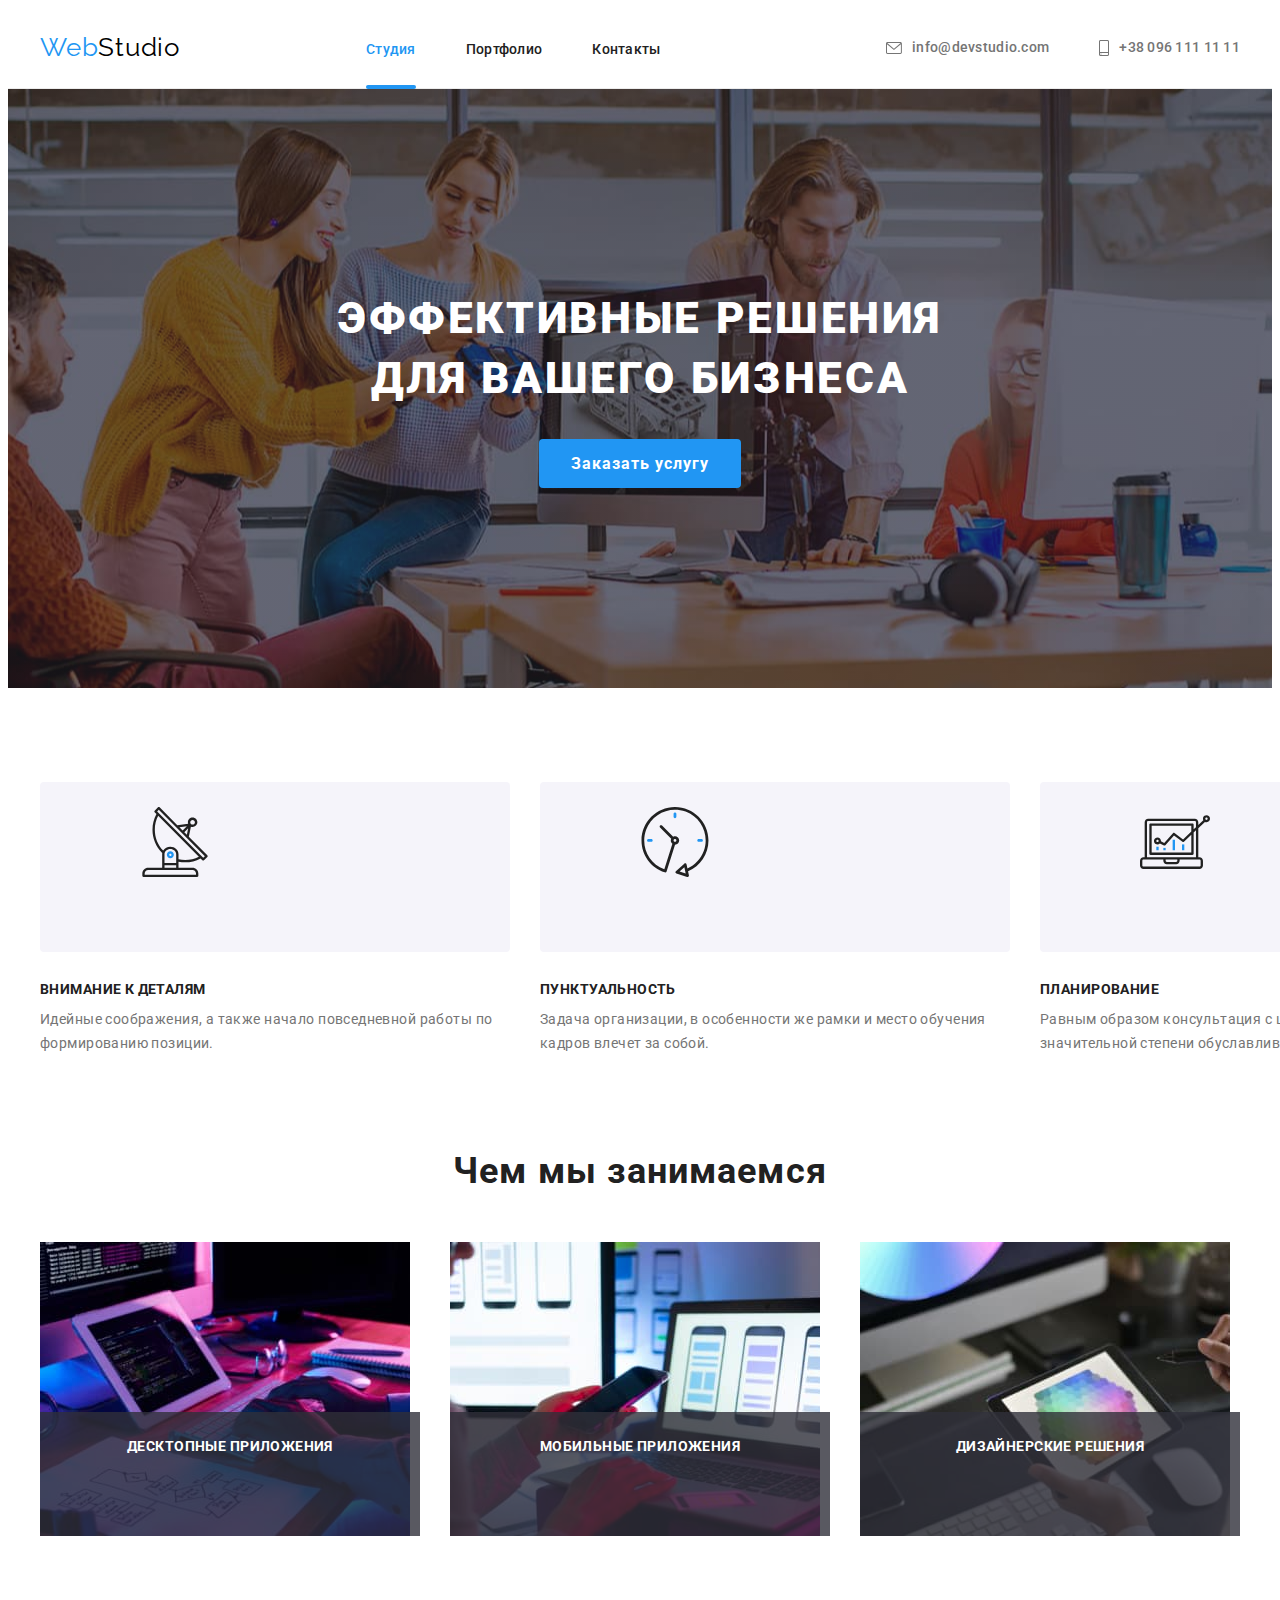
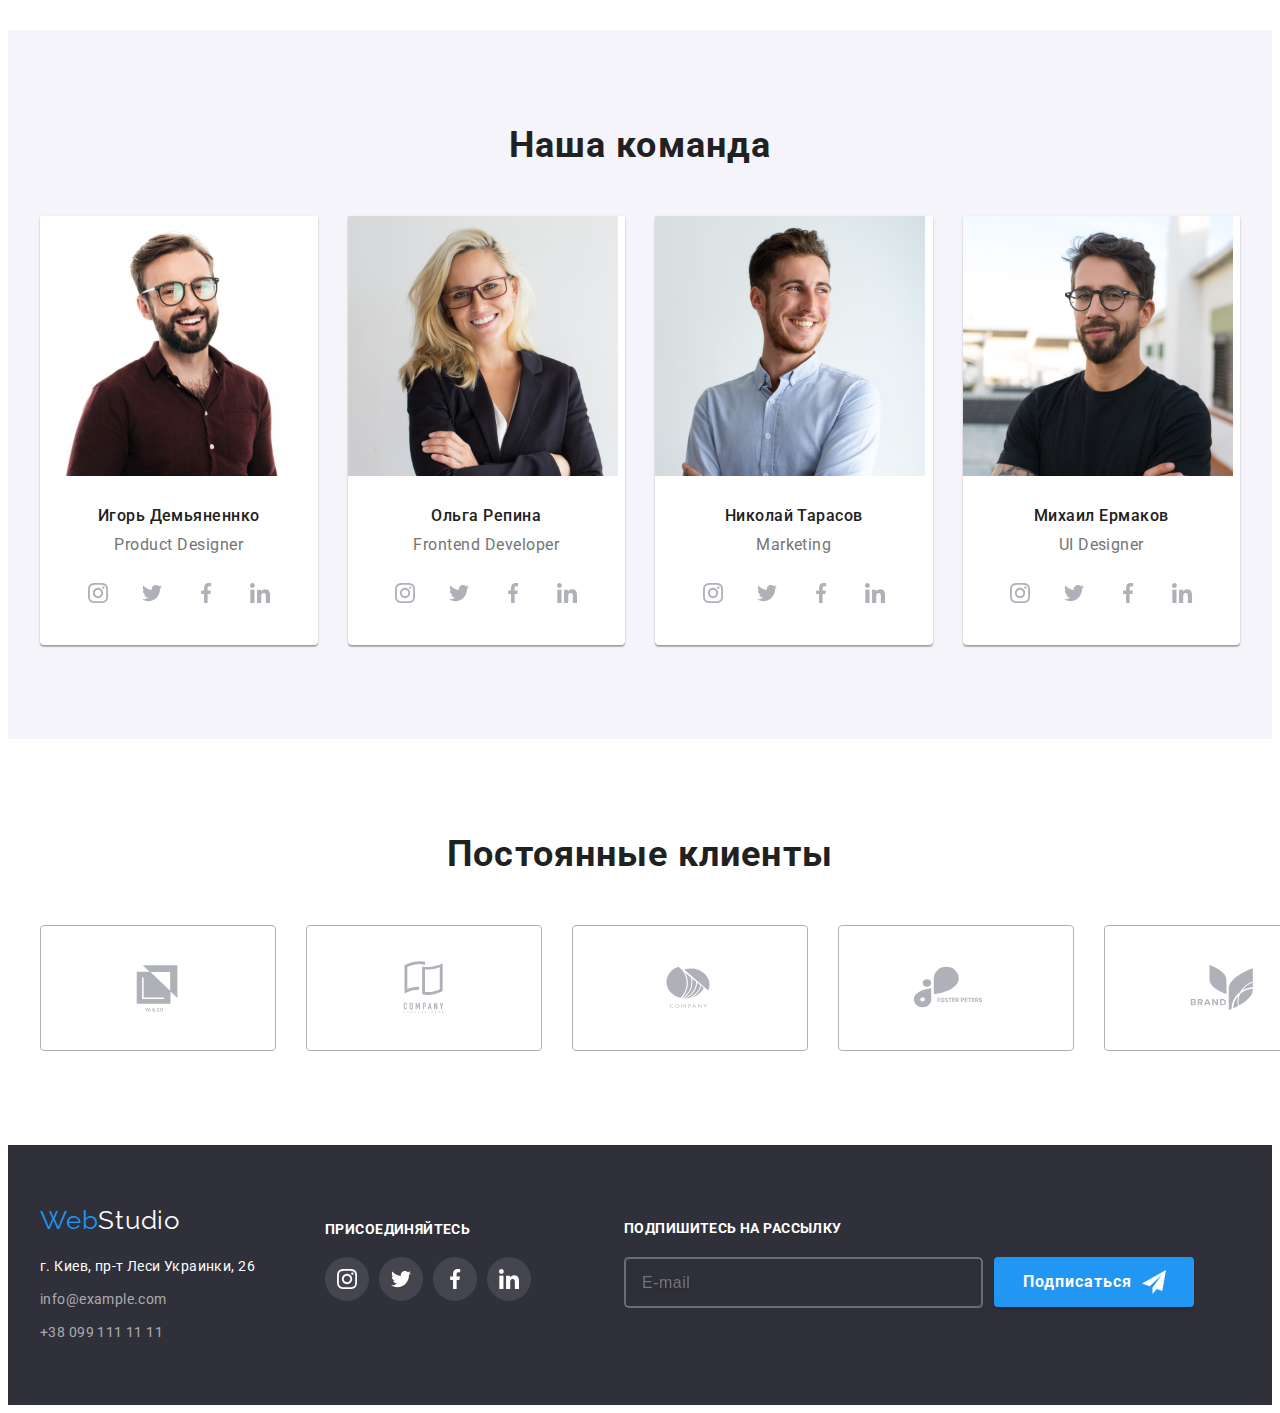
<file: index.html>
<!DOCTYPE html>
<html lang="ru">
  <head>
    <meta charset="UTF-8" />
    <meta http-equiv="X-UA-Compatible" content="IE=edge" />
    <meta name="viewport" content="width=device-width, initial-scale=1.0" />
    <link
      href="https://fonts.googleapis.com/css2?family=Raleway:wght@700&family=Roboto:wght@400;500;700;900&display=swap"
      rel="stylesheet"
    />
    <link
      rel="stylesheet"
      href="https://cdnjs.cloudflare.com/ajax/libs/modern-normalize/1.1.0/modern-normalize.min.css"
      integrity="sha512-wpPYUAdjBVSE4KJnH1VR1HeZfpl1ub8YT/NKx4PuQ5NmX2tKuGu6U/JRp5y+Y8XG2tV+wKQpNHVUX03MfMFn9Q=="
      crossorigin="anonymous"
      referrerpolicy="no-referrer"
    />
    <link rel="stylesheet" href="./css/main.min.css" />
    <title>Студия</title>
  </head>
  <body>
    <!---Шапка сайту-->
    <header class="header">
      <div class="container">
        <a href="/" class="logo header__logo link"
          >Web<span class="header__logo logo--dark">Studio</span></a
        >
        <nav class="navigation">
          <ul class="menu-list list">
            <li class="menu-list__item">
              <a class="menu-list__link link current" href="./index.html"
                >Студия</a
              >
            </li>
            <li class="menu-list__item">
              <a class="menu-list__link link" href="./portfolio.html"
                >Портфолио</a
              >
            </li>
            <li class="menu-list__item">
              <a class="menu-list__link link" href="/Контакты">Контакты</a>
            </li>
          </ul>
        </nav>
        <div class="connection">
          <a class="connection__link link" href="malto:info@devstudio.com">
            <svg class="connection__icon" width="16" height="12">
              <use href="./images/symbol-defs-big.svg#icon-envelope"></use></svg
            >info@devstudio.com
          </a>
          <a class="connection__link link" href="tel:+380961111111"
            ><svg class="connection__icon" width="10" height="16">
              <use
                href="./images/symbol-defs-big.svg#icon-smartphone"
              ></use></svg
            >+38 096 111 11 11</a
          >
        </div>
      </div>
    </header>

    <!--Герой-->
    <main>
      <section class="hero">
        <div class="container">
          <h1 class="hero__title">ЭФФЕКТИВНЫЕ РЕШЕНИЯ ДЛЯ ВАШЕГО БИЗНЕСА</h1>
          <button type="button" class="hero__btn" data-modal-open>
            Заказать услугу
          </button>
        </div>
      </section>

      <!--О нашей компании-->

      <section class="feature">
        <div class="container">
          <h2 hidden>Наши преемущества</h2>
          <ul class="feature__list list">
            <li class="feature__item">
              <div class="feature__bg">
                <svg class="feature__icon" width="70" height="70">
                  <use href="./images/symbol-defs-big.svg#icon-antenna"></use>
                </svg>
              </div>
              <h3 class="feature__title">ВНИМАНИЕ К ДЕТАЛЯМ</h3>
              <p class="feature__text">
                Идейные соображения, а также начало повседневной работы по
                формированию позиции.
              </p>
            </li>
            <li class="feature__item">
              <div class="feature__bg">
                <svg class="feature__icon" width="70" height="70">
                  <use href="./images/symbol-defs-big.svg#icon-clock"></use>
                </svg>
              </div>
              <h3 class="feature__title">ПУНКТУАЛЬНОСТЬ</h3>
              <p class="feature__text">
                Задача организации, в особенности же рамки и место обучения
                кадров влечет за собой.
              </p>
            </li>
            <li class="feature__item">
              <div class="feature__bg">
                <svg class="feature__icon" width="70" height="70">
                  <use href="./images/symbol-defs-big.svg#icon-diagram"></use>
                </svg>
              </div>
              <h3 class="feature__title">ПЛАНИРОВАНИЕ</h3>
              <p class="feature__text">
                Равным образом консультация с широким активом в значительной
                степени обуславливает.
              </p>
            </li>
            <li class="feature__item">
              <div class="feature__bg">
                <svg class="feature__icon" width="70" height="70">
                  <use href="./images/symbol-defs-big.svg#icon-astronaut"></use>
                </svg>
              </div>
              <h3 class="feature__title">СОВРЕМЕННЫЕ ТЕХНОЛОГИИ</h3>
              <p class="feature__text">
                Значимость этих проблем настолько очевидна, что реализация
                плановых заданий.
              </p>
            </li>
          </ul>
        </div>
      </section>

      <section class="about">
        <div class="container">
          <h2 class="about-title">Чем мы занимаемся</h2>
          <ul class="about-list list">
            <li class="about-item">
              <p class="applications">ДЕСКТОПНЫЕ ПРИЛОЖЕНИЯ</p>
              <img
                src="./images/image1.jpg"
                alt="Написание кода"
                width="370"
                height="294"
              />
            </li>
            <li class="about-item">
              <p class="applications">МОБИЛЬНЫЕ ПРИЛОЖЕНИЯ</p>
              <img
                src="./images/image2.jpg"
                alt="Разработка мобильного приложения"
                width="370"
                height="294"
              />
            </li>
            <li class="about-item">
              <p class="applications">ДИЗАЙНЕРСКИЕ РЕШЕНИЯ</p>
              <img
                src="./images/image3.jpg"
                alt="Конечный результат приложения"
                width="370"
                height="294"
              />
            </li>
          </ul>
        </div>
      </section>

      <section class="team">
        <div class="container">
          <h2 class="team-title">Наша команда</h2>
          <ul class="team-list list">
            <li class="team-item">
              <img
                src="./images/imgigor.jpg"
                alt="Игорь Демьяненнко"
                width="270"
                height="260"
              />
              <div class="name-position">
                <h3 class="team-name">Игорь Демьяненнко</h3>
                <p lang="en" class="team-position">Product Designer</p>
                <ul class="team-soc-list list">
                  <li class="team-soc-item">
                    <a href="" class="team-soc-link">
                      <svg class="team-soc-icon" width="20" height="20">
                        <use
                          href="./images/symbol-defs-big.svg#icon-instagram"
                        ></use>
                      </svg>
                    </a>
                  </li>
                  <li class="team-soc-item">
                    <a href="" class="team-soc-link"
                      ><svg class="team-soc-icon" width="20" height="20">
                        <use
                          href="./images/symbol-defs-big.svg#icon-twitter"
                        ></use></svg
                    ></a>
                  </li>
                  <li class="team-soc-item">
                    <a href="" class="team-soc-link"
                      ><svg class="team-soc-icon" width="20" height="20">
                        <use
                          href="./images/symbol-defs-big.svg#icon-facebook"
                        ></use></svg
                    ></a>
                  </li>
                  <li class="team-soc-item">
                    <a href="" class="team-soc-link"
                      ><svg class="team-soc-icon" width="20" height="20">
                        <use
                          href="./images/symbol-defs-big.svg#icon-linkedin"
                        ></use></svg
                    ></a>
                  </li>
                </ul>
              </div>
            </li>
            <li class="team-item">
              <img
                src="./images/imgolga.jpg"
                alt="Ольга Репина"
                width="270"
                height="260"
              />
              <div class="name-position">
                <h3 class="team-name">Ольга Репина</h3>
                <p lang="en" class="team-position">Frontend Developer</p>
                <ul class="team-soc-list list">
                  <li class="team-soc-item">
                    <a href="" class="team-soc-link">
                      <svg class="team-soc-icon" width="20" height="20">
                        <use
                          href="./images/symbol-defs-big.svg#icon-instagram"
                        ></use>
                      </svg>
                    </a>
                  </li>
                  <li class="team-soc-item">
                    <a href="" class="team-soc-link"
                      ><svg class="team-soc-icon" width="20" height="20">
                        <use
                          href="./images/symbol-defs-big.svg#icon-twitter"
                        ></use></svg
                    ></a>
                  </li>
                  <li class="team-soc-item">
                    <a href="" class="team-soc-link"
                      ><svg class="team-soc-icon" width="20" height="20">
                        <use
                          href="./images/symbol-defs-big.svg#icon-facebook"
                        ></use></svg
                    ></a>
                  </li>
                  <li class="team-soc-item">
                    <a href="" class="team-soc-link"
                      ><svg class="team-soc-icon" width="20" height="20">
                        <use
                          href="./images/symbol-defs-big.svg#icon-linkedin"
                        ></use></svg
                    ></a>
                  </li>
                </ul>
              </div>
            </li>
            <li class="team-item">
              <img
                src="./images/imgnikolay.jpg"
                alt="Николай Тарасов"
                width="270"
                height="260"
              />
              <div class="name-position">
                <h3 class="team-name">Николай Тарасов</h3>
                <p lang="en" class="team-position">Marketing</p>
                <ul class="team-soc-list list">
                  <li class="team-soc-item">
                    <a href="" class="team-soc-link">
                      <svg class="team-soc-icon" width="20" height="20">
                        <use
                          href="./images/symbol-defs-big.svg#icon-instagram"
                        ></use>
                      </svg>
                    </a>
                  </li>
                  <li class="team-soc-item">
                    <a href="" class="team-soc-link"
                      ><svg class="team-soc-icon" width="20" height="20">
                        <use
                          href="./images/symbol-defs-big.svg#icon-twitter"
                        ></use></svg
                    ></a>
                  </li>
                  <li class="team-soc-item">
                    <a href="" class="team-soc-link"
                      ><svg class="team-soc-icon" width="20" height="20">
                        <use
                          href="./images/symbol-defs-big.svg#icon-facebook"
                        ></use></svg
                    ></a>
                  </li>
                  <li class="team-soc-item">
                    <a href="" class="team-soc-link"
                      ><svg class="team-soc-icon" width="20" height="20">
                        <use
                          href="./images/symbol-defs-big.svg#icon-linkedin"
                        ></use></svg
                    ></a>
                  </li>
                </ul>
              </div>
            </li>
            <li class="team-item">
              <img
                src="./images/imgmikhail.jpg"
                alt="Михаил Ермаков"
                width="270"
                height="260"
              />
              <div class="name-position">
                <h3 class="team-name">Михаил Ермаков</h3>
                <p lang="en" class="team-position">UI Designer</p>
                <ul class="team-soc-list list">
                  <li class="team-soc-item">
                    <a href="" class="team-soc-link">
                      <svg class="team-soc-icon" width="20" height="20">
                        <use
                          href="./images/symbol-defs-big.svg#icon-instagram"
                        ></use>
                      </svg>
                    </a>
                  </li>
                  <li class="team-soc-item">
                    <a href="" class="team-soc-link"
                      ><svg class="team-soc-icon" width="20" height="20">
                        <use
                          href="./images/symbol-defs-big.svg#icon-twitter"
                        ></use></svg
                    ></a>
                  </li>
                  <li class="team-soc-item">
                    <a href="" class="team-soc-link"
                      ><svg class="team-soc-icon" width="20" height="20">
                        <use
                          href="./images/symbol-defs-big.svg#icon-facebook"
                        ></use></svg
                    ></a>
                  </li>
                  <li class="team-soc-item">
                    <a href="" class="team-soc-link"
                      ><svg class="team-soc-icon" width="20" height="20">
                        <use
                          href="./images/symbol-defs-big.svg#icon-linkedin"
                        ></use></svg
                    ></a>
                  </li>
                </ul>
              </div>
            </li>
          </ul>
        </div>
      </section>
      <section class="clients">
        <div class="container">
          <h2 class="clients-title">Постоянные клиенты</h2>
          <ul class="clients-list list">
            <li class="clients-item">
              <a href="" class="clients-link">
                <svg class="clients-icon" width="106" height="60">
                  <use href="./images/symbol-defs-big.svg#icon-logo_1"></use>
                </svg>
              </a>
            </li>
            <li class="clients-item">
              <a href="" class="clients-link">
                <svg class="clients-icon" width="106" height="60">
                  <use href="./images/symbol-defs-big.svg#icon-logo_2"></use>
                </svg>
              </a>
            </li>
            <li class="clients-item">
              <a href="" class="clients-link">
                <svg class="clients-icon" width="106" height="60">
                  <use href="./images/symbol-defs-big.svg#icon-logo_3"></use>
                </svg>
              </a>
            </li>
            <li class="clients-item">
              <a href="" class="clients-link">
                <svg class="clients-icon" width="106" height="60">
                  <use href="./images/symbol-defs-big.svg#icon-logo_4"></use>
                </svg>
              </a>
            </li>
            <li class="clients-item">
              <a href="" class="clients-link">
                <svg class="clients-icon" width="106" height="60">
                  <use href="./images/symbol-defs-big.svg#icon-logo_5"></use>
                </svg>
              </a>
            </li>
            <li class="clients-item">
              <a href="" class="clients-link">
                <svg class="clients-icon" width="106" height="60">
                  <use href="./images/symbol-defs-big.svg#icon-logo_6"></use>
                </svg>
              </a>
            </li>
          </ul>
        </div>
      </section>
    </main>

    <!--Подвал-->
    <footer class="footer-content">
      <div class="container">
        <div class="footer-address">
          <a href="/" class="logo footer__logo link"
            >Web<span class="footer__logo logo--light">Studio</span></a
          >
          <address>
            <ul class="address-list list">
              <li class="contact-address">
                <a
                  class="address link"
                  href="https://goo.gl/maps/pw15rnCZKa5F1fGf9"
                  target="_blank"
                  rel="noopener noreferrer nofollow"
                  >г. Киев, пр-т Леси Украинки, 26</a
                >
              </li>
              <li class="contact-address">
                <a class="address-footer link" href="malto:info@example.com"
                  >info@example.com</a
                >
              </li>
              <li class="contact-address">
                <a class="address-footer link" href="tel:+380991111111"
                  >+38 099 111 11 11</a
                >
              </li>
            </ul>
          </address>
        </div>
        <div class="soc-sending">
          <div class="social-media">
            <h2 class="social-media-title">Присоединяйтесь</h2>
            <ul class="social-media-list list">
              <li class="social-media-item">
                <a href="" class="social-media-link">
                  <svg class="social-media-icon" width="20" height="20">
                    <use
                      href="./images/symbol-defs-big.svg#icon-instagram"
                    ></use>
                  </svg>
                </a>
              </li>
              <li class="social-media-item">
                <a href="" class="social-media-link">
                  <svg class="social-media-icon" width="20" height="20">
                    <use href="./images/symbol-defs-big.svg#icon-twitter"></use>
                  </svg>
                </a>
              </li>
              <li class="social-media-item">
                <a href="" class="social-media-link">
                  <svg class="social-media-icon" width="20" height="20">
                    <use
                      href="./images/symbol-defs-big.svg#icon-facebook"
                    ></use>
                  </svg>
                </a>
              </li>
              <li class="social-media-item">
                <a href="" class="social-media-link">
                  <svg class="social-media-icon" width="20" height="20">
                    <use
                      href="./images/symbol-defs-big.svg#icon-linkedin"
                    ></use>
                  </svg>
                </a>
              </li>
            </ul>
          </div>
          <div class="sending">
            <div class="sending-mail">
              <h2 class="sending-title">Подпишитесь на рассылку</h2>
              <form class="form-mail">
                <input name="email" placeholder="E-mail" class="input-mail" />
              </form>
            </div>
            <button type="submit" class="sending-btn">
              Подписаться
              <svg class="iconsend" width="24" height="24">
                <use href="./images/symbol-defs-big.svg#icon-iconsend"></use>
              </svg>
            </button>
          </div>
        </div>
      </div>
    </footer>
    <div class="backdrop is-hidden" data-modal>
      <div class="modal">
        <button type="button" class="modal-close-btn" data-modal-close>
          <svg class="modal-close-icon" width="18" height="18">
            <use href="./images/symbol-defs-big.svg#icon-modal-close"></use>
          </svg>
        </button>
        <form class="modal-form">
          <h2 class="modal-title">Оставьте свои данные, мы вам перезвоним</h2>
          <ul class="modal-list list">
            <li class="modal-item">
              <label class="modal-item-lbl" for="lbl">Имя</label>
              <span class="form-field">
                <input class="input-item" name="lbl" id="lbl" />
                <svg class="modal-icon" width="18" height="18">
                  <use
                    href="./images/symbol-defs-big.svg#icon-person-black"
                  ></use>
                </svg>
              </span>
            </li>
            <li class="modal-item">
              <label class="modal-item-lbl" for="tel">Телефон</label>
              <span class="form-field">
                <input type="tel" class="input-item" name="tel" id="tel" />
                <svg class="modal-icon" width="18" height="18">
                  <use
                    href="./images/symbol-defs-big.svg#icon-phone-black"
                  ></use>
                </svg>
              </span>
            </li>
            <li class="modal-item">
              <label class="modal-item-lbl" for="mail">Почта</label>
              <span class="form-field">
                <input type="email" class="input-item" name="mail" id="mail" />
                <svg class="modal-icon" width="18" height="18">
                  <use
                    href="./images/symbol-defs-big.svg#icon-email-black"
                  ></use>
                </svg>
              </span>
            </li>
          </ul>
          <div class="modal-comment">
            <label class="modal-item-lbl" for="comment">Коментарий</label>
            <textarea
              class="input-item-com"
              name="comment"
              id="comment"
              placeholder="Введите текст"
            ></textarea>
          </div>
          <div class="agree">
            <input
              class="input-check visually-hidden"
              type="checkbox"
              id="input-check"
              name="policy"
              value="policy"
            />
            <label for="input-check" class="check-text">
              <span>
                <svg class="icon-check" width="16" height="15">
                  <use href="./images/symbol-defs-big.svg#icon-check"></use>
                </svg>
              </span>
              Соглашаюсь с рассылкой и принимаю&nbsp;
              <a href="" class="agreement-contract"> Условия договора</a>
            </label>
          </div>
          <button type="submit" class="sending-button">Отправить</button>
        </form>
      </div>
    </div>
    <script src="./js/modal.js"></script>
  </body>
</html>
</file>
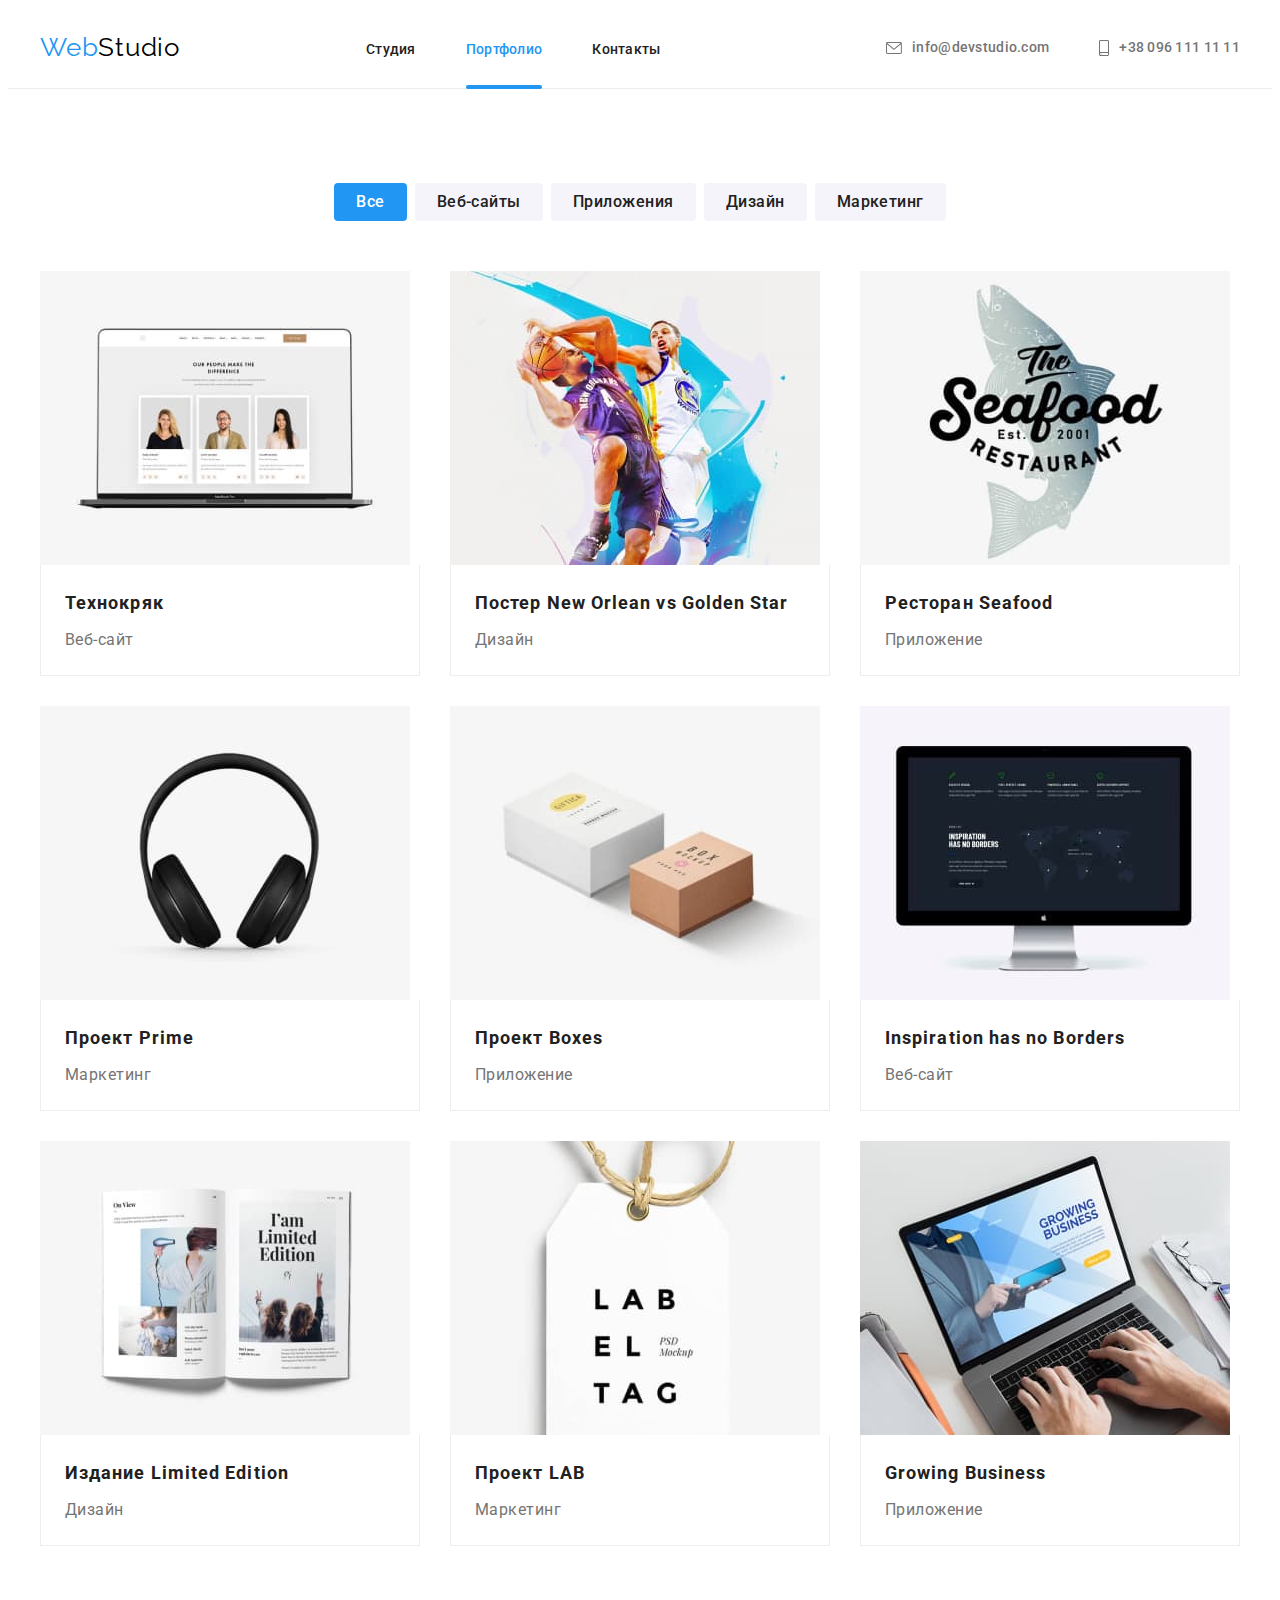
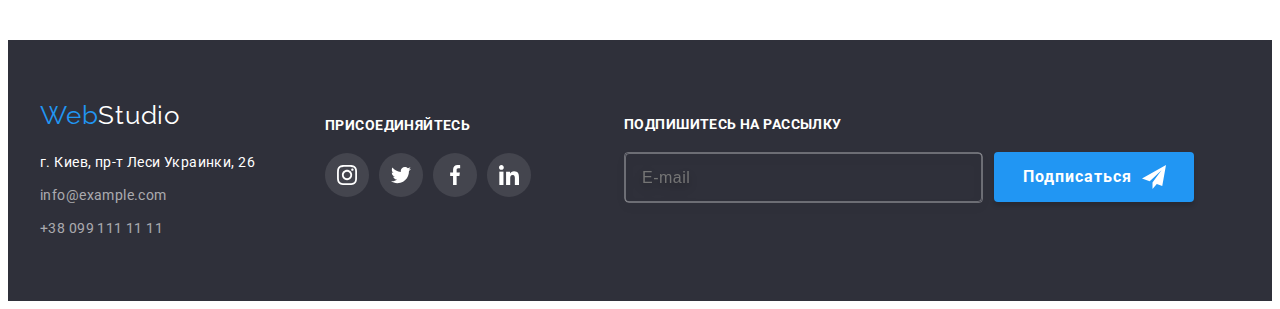
<file: portfolio.html>
<!DOCTYPE html>
<html lang="ru">
  <head>
    <meta charset="UTF-8" />
    <meta http-equiv="X-UA-Compatible" content="IE=edge" />
    <meta name="viewport" content="width=device-width, initial-scale=1.0" />
    <link
      href="https://fonts.googleapis.com/css2?family=Raleway:wght@700&family=Roboto:wght@400;500;700;900&display=swap"
      rel="stylesheet"
    />
    <link
      rel="stylesheet"
      href="https://cdnjs.cloudflare.com/ajax/libs/modern-normalize/1.1.0/modern-normalize.min.css"
      integrity="sha512-wpPYUAdjBVSE4KJnH1VR1HeZfpl1ub8YT/NKx4PuQ5NmX2tKuGu6U/JRp5y+Y8XG2tV+wKQpNHVUX03MfMFn9Q=="
      crossorigin="anonymous"
      referrerpolicy="no-referrer"
    />
    <link rel="stylesheet" href="./css/main.min.css" />
    <title>Портфолио</title>
  </head>
  <body>
    <!---Шапка сайту-->
    <header class="header">
      <div class="container">
        <a href="/" class="logo header__logo link"
          >Web<span class="header__logo logo--dark">Studio</span></a
        >
        <nav class="navigation">
          <ul class="menu-list list">
            <li class="menu-list__item">
              <a class="menu-list__link link" href="./index.html">Студия</a>
            </li>
            <li class="menu-list__item">
              <a class="menu-list__link link current" href="./portfolio.html"
                >Портфолио</a
              >
            </li>
            <li class="menu-list__item">
              <a class="menu-list__link link" href="/Контакты">Контакты</a>
            </li>
          </ul>
        </nav>
        <div class="connection">
          <a class="connection__link link" href="malto:info@devstudio.com">
            <svg class="connection__icon" width="16" height="12">
              <use href="./images/symbol-defs-big.svg#icon-envelope"></use></svg
            >info@devstudio.com
          </a>
          <a class="connection__link link" href="tel:+380961111111"
            ><svg class="connection__icon" width="10" height="16">
              <use
                href="./images/symbol-defs-big.svg#icon-smartphone"
              ></use></svg
            >+38 096 111 11 11</a
          >
        </div>
      </div>
    </header>

    <main>
      <h1 class="visually-hidden">Наши работы</h1>
      <section class="works">
        <div class="container">
          <ul class="button-list list">
            <li class="work-button">
              <button type="button" class="button-item current">Все</button>
            </li>
            <li class="work-button">
              <button type="button" class="button-item">Веб-сайты</button>
            </li>
            <li class="work-button">
              <button type="button" class="button-item">Приложения</button>
            </li>
            <li class="work-button">
              <button type="button" class="button-item">Дизайн</button>
            </li>
            <li class="work-button">
              <button type="button" class="button-item">Маркетинг</button>
            </li>
          </ul>

          <ul class="work-list list">
            <li class="work-item">
              <a class="work-link link" href="">
                <div class="work-wrap">
                  <img
                    src="./images/img1.jpg"
                    alt="Сайт на ноутбуке"
                    width="370"
                    height="294"
                  />
                  <p class="work-text-second">
                    Ресурс предлагает комплексные предложения с разным уровнем
                    функционала и сервисов. Всё это позволит посетителю получить
                    исчерпывающие сведения о компании или частном лице.
                  </p>
                </div>
                <div class="title-text">
                  <h2 class="work-title">Технокряк</h2>
                  <p lang="en" class="work-text">Веб-сайт</p>
                </div>
              </a>
            </li>
            <li class="work-item">
              <a class="work-link link" href="">
                <div class="work-wrap">
                  <img
                    src="./images/img2.jpg"
                    alt="Два баскетболиста"
                    width="370"
                    height="294"
                  />
                  <p class="work-text-second">
                    Ресурс предлагает комплексные предложения с разным уровнем
                    функционала и сервисов. Всё это позволит посетителю получить
                    исчерпывающие сведения о компании или частном лице.
                  </p>
                </div>
                <div class="title-text">
                  <h2 class="work-title">
                    Постер <span lang="en">New Orlean vs Golden Star</span>
                  </h2>
                  <p class="work-text">Дизайн</p>
                </div>
              </a>
            </li>
            <li class="work-item">
              <a class="work-link link" href="">
                <div class="work-wrap">
                  <img
                    src="./images/img3.jpg"
                    alt="Название ресторана"
                    width="370"
                    height="294"
                  />
                  <p class="work-text-second">
                    Ресурс предлагает комплексные предложения с разным уровнем
                    функционала и сервисов. Всё это позволит посетителю получить
                    исчерпывающие сведения о компании или частном лице.
                  </p>
                </div>
                <div class="title-text">
                  <h2 class="work-title">
                    Ресторан <span lang="en">Seafood</span>
                  </h2>
                  <p class="work-text">Приложение</p>
                </div>
              </a>
            </li>
            <li class="work-item">
              <a class="work-link link" href="">
                <div class="work-wrap">
                  <img
                    src="./images/img4.jpg"
                    alt="Наушники"
                    width="370"
                    height="294"
                  />
                  <p class="work-text-second">
                    Ресурс предлагает комплексные предложения с разным уровнем
                    функционала и сервисов. Всё это позволит посетителю получить
                    исчерпывающие сведения о компании или частном лице.
                  </p>
                </div>
                <div class="title-text">
                  <h2 class="work-title">
                    Проект <span lang="en">Prime</span>
                  </h2>
                  <p class="work-text">Маркетинг</p>
                </div>
              </a>
            </li>
            <li class="work-item">
              <a class="work-link link" href="">
                <div class="work-wrap">
                  <img
                    src="./images/img5.jpg"
                    alt="Две коробки"
                    width="370"
                    height="294"
                  />
                  <p class="work-text-second">
                    Ресурс предлагает комплексные предложения с разным уровнем
                    функционала и сервисов. Всё это позволит посетителю получить
                    исчерпывающие сведения о компании или частном лице.
                  </p>
                </div>
                <div class="title-text">
                  <h2 class="work-title">
                    Проект <span lang="en">Boxes</span>
                  </h2>
                  <p class="work-text">Приложение</p>
                </div>
              </a>
            </li>
            <li class="work-item">
              <a class="work-link link" href="">
                <div class="work-wrap">
                  <img
                    src="./images/img6.jpg"
                    alt="Сайт на мониторе"
                    width="370"
                    height="294"
                  />
                  <p class="work-text-second">
                    Ресурс предлагает комплексные предложения с разным уровнем
                    функционала и сервисов. Всё это позволит посетителю получить
                    исчерпывающие сведения о компании или частном лице.
                  </p>
                </div>
                <div class="title-text">
                  <h2 lang="en" class="work-title">
                    Inspiration has no Borders
                  </h2>
                  <p class="work-text">Веб-сайт</p>
                </div>
              </a>
            </li>
            <li class="work-item">
              <a class="work-link link" href="">
                <div class="work-wrap">
                  <img
                    src="./images/img7.jpg"
                    alt="Книга"
                    width="370"
                    height="294"
                  />
                  <p class="work-text-second">
                    Ресурс предлагает комплексные предложения с разным уровнем
                    функционала и сервисов. Всё это позволит посетителю получить
                    исчерпывающие сведения о компании или частном лице.
                  </p>
                </div>
                <div class="title-text">
                  <h2 class="work-title">
                    Издание <span lang="en">Limited Edition</span>
                  </h2>
                  <p class="work-text">Дизайн</p>
                </div>
              </a>
            </li>
            <li class="work-item">
              <a class="work-link link" href="">
                <div class="work-wrap">
                  <img
                    src="./images/img8.jpg"
                    alt="Лейбл"
                    width="370"
                    height="294"
                  />
                  <p class="work-text-second">
                    Ресурс предлагает комплексные предложения с разным уровнем
                    функционала и сервисов. Всё это позволит посетителю получить
                    исчерпывающие сведения о компании или частном лице.
                  </p>
                </div>
                <div class="title-text">
                  <h2 class="work-title">Проект <span lang="en">LAB</span></h2>
                  <p class="work-text">Маркетинг</p>
                </div>
              </a>
            </li>
            <li class="work-item">
              <a class="work-link link" href="">
                <div class="work-wrap">
                  <img
                    src="./images/img9.jpg"
                    alt="Приложение на ноутбуке"
                    width="370"
                    height="294"
                  />
                  <p class="work-text-second">
                    Ресурс предлагает комплексные предложения с разным уровнем
                    функционала и сервисов. Всё это позволит посетителю получить
                    исчерпывающие сведения о компании или частном лице.
                  </p>
                </div>
                <div class="title-text">
                  <h2 lang="en" class="work-title">Growing Business</h2>
                  <p class="work-text">Приложение</p>
                </div>
              </a>
            </li>
          </ul>
        </div>
      </section>
    </main>

    <!--Подвал-->
    <footer class="footer-content">
      <div class="container">
        <div class="footer-address">
          <a href="/" class="logo logo__footer link"
            >Web<span class="logo__footer logo--light">Studio</span></a
          >
          <address>
            <ul class="address-list list">
              <li class="contact-address">
                <a
                  class="address link"
                  href="https://goo.gl/maps/pw15rnCZKa5F1fGf9"
                  target="_blank"
                  rel="noopener noreferrer nofollow"
                  >г. Киев, пр-т Леси Украинки, 26</a
                >
              </li>
              <li class="contact-address">
                <a class="address-footer link" href="malto:info@example.com"
                  >info@example.com</a
                >
              </li>
              <li class="contact-address">
                <a class="address-footer link" href="tel:+380991111111"
                  >+38 099 111 11 11</a
                >
              </li>
            </ul>
          </address>
        </div>
        <div class="soc-sending">
          <div class="social-media">
            <h2 class="social-media-title">Присоединяйтесь</h2>
            <ul class="social-media-list list">
              <li class="social-media-item">
                <a href="" class="social-media-link">
                  <svg class="social-media-icon" width="20" height="20">
                    <use
                      href="./images/symbol-defs-big.svg#icon-instagram"
                    ></use>
                  </svg>
                </a>
              </li>
              <li class="social-media-item">
                <a href="" class="social-media-link">
                  <svg class="social-media-icon" width="20" height="20">
                    <use href="./images/symbol-defs-big.svg#icon-twitter"></use>
                  </svg>
                </a>
              </li>
              <li class="social-media-item">
                <a href="" class="social-media-link">
                  <svg class="social-media-icon" width="20" height="20">
                    <use
                      href="./images/symbol-defs-big.svg#icon-facebook"
                    ></use>
                  </svg>
                </a>
              </li>
              <li class="social-media-item">
                <a href="" class="social-media-link">
                  <svg class="social-media-icon" width="20" height="20">
                    <use
                      href="./images/symbol-defs-big.svg#icon-linkedin"
                    ></use>
                  </svg>
                </a>
              </li>
            </ul>
          </div>
          <div class="sending">
            <div class="sending-mail">
              <h2 class="sending-title">Подпишитесь на рассылку</h2>
              <form class="form-mail">
                <input name="email" placeholder="E-mail" class="input-mail" />
              </form>
            </div>
            <button type="submit" class="sending-btn">
              Подписаться
              <svg class="iconsend" width="24" height="24">
                <use href="./images/symbol-defs-big.svg#icon-iconsend"></use>
              </svg>
            </button>
          </div>
        </div>
      </div>
    </footer>
  </body>
</html>
</file>
<file: css/main.min.css>
:root{--title-color: #212121;--first-color: #757575;--second-color: #ffffff;--accent-color: #2196f3;--main-background-color: #f5f4fa;--main-padding: 94px;--main-margin: 30px}body{font-family:"Roboto","Raleway",sans-serif;color:var(--title-color)}p,h1,h2,h3,h4,h5,h6{margin:0}ul{padding-left:0;margin:0}img{display:block}.link{text-decoration:none}.list{list-style:none}.visually-hidden{position:absolute;white-space:nowrap;width:1px;height:1px;overflow:hidden;border:0;padding:0;clip:rect(0 0 0 0);clip-path:inset(50%);margin:-1px}.container{width:1200px;padding-left:15px;padding-right:15px;margin:0 auto}.logo{font-family:"Raleway",Tahoma,sans-serif;font-size:26px;line-height:1.19;letter-spacing:.03em;color:var(--accent-color)}.header__logo{margin-right:93px;padding-top:24px;padding-bottom:25px}.logo--dark{color:#000}.header{border-bottom:1px solid #ececec}.header .container{display:flex;align-items:center}.menu-list{display:flex}.menu-list__link{font-weight:500;font-size:14px;line-height:1.14;letter-spacing:.02em;color:var(--title-color);padding-top:32px;padding-bottom:32px;position:relative;transition:color 250ms cubic-bezier(0.4, 0, 0.2, 1)}.menu-list__link:hover,.menu-list__link:focus{color:var(--accent-color)}.menu-list__link.current{color:var(--accent-color)}.link.current::after{content:"";display:block;position:absolute;width:100%;height:4px;bottom:0;background:var(--accent-color);border-radius:2px}.menu-list__item:not(:last-child){margin-right:50px}.connection{display:flex;margin-left:auto}.connection__link{display:flex;align-items:center;font-weight:500;font-size:14px;line-height:1.14;letter-spacing:.02em;color:var(--first-color);padding-top:32px;padding-bottom:32px;transition:color 250ms cubic-bezier(0.4, 0, 0.2, 1)}.connection__link:hover,.connection__link:focus{color:var(--accent-color)}.connection__link:not(:last-child){margin-right:50px}.connection__icon{fill:currentColor;margin-right:10px}.hero{background-color:#2f303a;padding-top:200px;padding-bottom:200px;background-image:linear-gradient(rgba(47, 48, 58, 0.4), rgba(47, 48, 58, 0.4)),url(../images/img-bg.jpg);background-repeat:no-repeat;background-position:center;max-width:1600px;margin:0 auto}.hero__title{width:696px;margin:0 auto;font-weight:900;font-size:44px;line-height:1.36;text-align:center;letter-spacing:.06em;text-transform:uppercase;color:var(--second-color);margin-bottom:var(--main-margin)}.hero__btn{font-family:inherit;font-weight:700;font-size:16px;line-height:1.86;letter-spacing:.06em;color:var(--second-color);background-color:var(--accent-color);border-radius:4px;border:none;cursor:pointer;margin:0 auto;display:block;padding:10px 32px;transition:color 250ms cubic-bezier(0.4, 0, 0.2, 1)}.hero__btn:hover,.hero__btn:focus{background-color:#188ce8}.feature{padding-top:var(--main-padding);padding-bottom:var(--main-padding)}.feature__list{display:flex;margin-left:-30px}.feature__item{flex-basis:calc(25% - 30px);margin-left:var(--main-margin)}.feature__bg{justify-content:center;align-items:center;width:270px;height:120px;background:#f5f4fa;border-radius:4px;margin-bottom:var(--main-margin);padding:25px 100px}.feature__title{font-size:14px;line-height:1.14;letter-spacing:.03em;text-transform:uppercase;color:var(--title-color);margin-bottom:10px}.feature__text{font-size:14px;line-height:1.71;letter-spacing:.03em;color:var(--first-color)}.about{padding-bottom:var(--main-padding)}.about-list{display:flex;margin-left:-30px}.about-item{flex-basis:calc(33.3333333333% - 30px);margin-left:var(--main-margin);position:relative}.applications{position:absolute;bottom:0;width:100%;height:70px;background-color:rgba(47,48,58,.8);font-weight:700;font-size:14px;line-height:1.14;text-align:center;text-transform:uppercase;letter-spacing:.03em;color:var(--second-color);padding:27px 0px}.about-title{font-size:36px;line-height:1.17;letter-spacing:.03em;text-align:center;color:var(--title-color);margin-bottom:50px}.team-title{font-size:36px;line-height:1.17;text-align:center;letter-spacing:.03em;color:var(--title-color);margin-bottom:50px}.team{background-color:var(--main-background-color);padding-top:var(--main-padding);padding-bottom:var(--main-padding)}.team-list{display:flex;margin-left:-30px}.team-item{flex-basis:calc(25% - 30px);margin-left:var(--main-margin);background:#fff;box-shadow:0px 1px 3px rgba(0,0,0,.12),0px 1px 1px rgba(0,0,0,.14),0px 2px 1px rgba(0,0,0,.2);border-radius:0px 0px 4px 4px}.team-name{font-weight:500;font-size:16px;line-height:1.19;text-align:center;letter-spacing:.03em;color:var(--title-color);margin-bottom:10px}.team-position{font-size:16px;line-height:1.19;text-align:center;letter-spacing:.03em;color:var(--first-color);margin-bottom:16px}.name-position{padding:30px 0px}.team-soc-list{display:flex;justify-content:center}.team-soc-item:not(:last-child){margin-right:10px}.team-soc-link{width:44px;height:44px;background-color:var(--second-color);border-radius:50%;display:flex;justify-content:center;align-items:center;color:#afb1b8;transition:color 250ms cubic-bezier(0.4, 0, 0.2, 1),background-color 250ms cubic-bezier(0.4, 0, 0.2, 1)}.team-soc-link:hover,.team-soc-link:focus{background-color:var(--accent-color);color:var(--second-color)}.team-soc-icon{fill:currentColor}.clients{padding-top:var(--main-padding);padding-bottom:var(--main-padding)}.clients-title{font-style:normal;font-size:36px;line-height:42px;text-align:center;letter-spacing:.03em;color:var(--title-color);margin-bottom:50px}.clients-list{display:flex}.clients-item:not(:last-child){margin-right:30px}.clients-link{display:flex;justify-content:center;align-items:center;width:170px;height:92px;border:1px solid #afb1b8;border-radius:4px;color:#afb1b8;padding:16px 32px;transition:color 250ms cubic-bezier(0.4, 0, 0.2, 1),border 250ms cubic-bezier(0.4, 0, 0.2, 1)}.clients-link:hover,.clients-link:focus{border:1px solid var(--accent-color);color:var(--accent-color)}.clients-icon{fill:currentColor}.footer-content{background-color:#2f303a}.footer-content .container{display:flex}.footer-address{margin-right:70px;padding-top:60px;padding-bottom:60px}.logo--light{color:var(--second-color)}.address-list{margin-top:20px}.address{font-style:normal;font-size:14px;line-height:1.71;letter-spacing:.03em;color:var(--second-color);transition:color 250ms cubic-bezier(0.4, 0, 0.2, 1)}.address:hover,.address:focus{color:var(--accent-color)}.address-footer{font-style:normal;font-size:14px;line-height:1.71;letter-spacing:.03em;color:rgba(255,255,255,.6);transition:color 250ms cubic-bezier(0.4, 0, 0.2, 1)}.address-footer:hover,.address-footer:focus{color:var(--accent-color)}.contact-address:not(:last-child){margin-bottom:9px}.social-media{padding-top:72px;padding-bottom:100px}.social-media-title{font-size:14px;line-height:16px;letter-spacing:.03em;text-transform:uppercase;color:var(--second-color);margin-bottom:20px}.social-media-list{display:flex;margin-right:93px}.social-media-item:not(:last-child){margin-right:10px}.social-media-link{display:flex;justify-content:center;align-items:center;width:44px;height:44px;background-color:rgba(255,255,255,.1);color:var(--second-color);border-radius:50%;transition:background-color 250ms cubic-bezier(0.4, 0, 0.2, 1)}.social-media-link:hover,.social-media-link:focus{background-color:var(--accent-color)}.social-media-icon{fill:currentColor}.soc-sending{display:flex;align-items:center}.sending{display:flex;align-items:flex-end;padding-top:72px;padding-bottom:var(--main-padding)}.sending-title{font-size:14px;line-height:1.14;letter-spacing:.03em;text-transform:uppercase;color:var(--second-color);margin-bottom:20px}.form-mail{width:358px;height:50px;border:1px solid rgba(255,255,255,.3);box-sizing:border-box;filter:drop-shadow(0px 4px 4px rgba(0, 0, 0, 0.15));border-radius:4px;margin-right:12px}.input-mail{width:358px;height:50px;background-color:rgba(0,0,0,0);font-size:16px;line-height:1.25;letter-spacing:.03em;border:1px solid rgba(255,255,255,.3);box-sizing:border-box;filter:drop-shadow(0px 4px 4px rgba(0, 0, 0, 0.15));border-radius:4px;padding:15px 0 15px 16px;outline:none;transition:border-color 250ms cubic-bezier(0.4, 0, 0.2, 1)}.input-mail:focus{border-color:var(--accent-color);color:rgba(255,255,255,.3)}.sending-btn{width:200px;height:50px;padding:10px 0 10px 29px;font-family:inherit;font-weight:700;font-size:16px;line-height:1.88;display:flex;align-items:center;text-align:center;letter-spacing:.06em;background-color:var(--accent-color);color:var(--second-color);box-shadow:0px 4px 4px rgba(0,0,0,.15);border-radius:4px;border:rgba(0,0,0,0);transition:background-color 250ms cubic-bezier(0.4, 0, 0.2, 1);cursor:pointer}.sending-btn:hover,.sending-btn:focus{background-color:#188ce8}.iconsend{fill:currentColor;margin-left:10px}.works{padding-top:var(--main-padding);padding-bottom:var(--main-padding)}.button-list{display:flex;justify-content:center;margin-bottom:50px}.button-item{font-family:inherit;font-weight:500;font-size:16px;line-height:1.62;letter-spacing:.03em;color:var(--title-color);background-color:var(--main-background-color);cursor:pointer;border-radius:4px;border:rgba(0,0,0,0);padding:6px 22px;transition:color 250ms cubic-bezier(0.4, 0, 0.2, 1),background-color 250ms cubic-bezier(0.4, 0, 0.2, 1)}.button-item:hover,.button-item:focus{color:var(--second-color);background-color:var(--accent-color);box-shadow:0px 3px 1px rgba(0,0,0,.1),0px 1px 2px rgba(0,0,0,.08),0px 2px 2px rgba(0,0,0,.12)}.button-list .button-item.current{color:var(--second-color);background-color:var(--accent-color)}.work-button:not(:last-child){margin-right:8px}.work-list{display:flex;flex-wrap:wrap;margin-left:-30px}.work-item{margin-bottom:var(--main-margin);width:calc(33.3333333333% - 30px);margin-left:30px;margin-bottom:30px}.work-item:nth-last-child(-n+3){margin-bottom:0}.work-link:hover{display:block;box-shadow:0px 1px 1px rgba(0,0,0,.12),0px 4px 4px rgba(0,0,0,.06),1px 4px 6px rgba(0,0,0,.16)}.title-text{padding:20px 24px;background:#fff;border-left:1px solid #eee;border-right:1px solid #eee;border-bottom:1px solid #eee}.work-title{font-size:18px;line-height:2;letter-spacing:.06em;color:var(--title-color);margin-bottom:4px}.work-text{font-size:16px;line-height:1.88;letter-spacing:.03em;color:var(--first-color)}.work-wrap{position:relative;overflow:hidden}.work-text-second{position:absolute;bottom:0;transform:translateY(100%);transition:transform 250ms cubic-bezier(0.4, 0, 0.2, 1);background-color:rgba(33,150,243,.9);font-size:18px;line-height:1.56;letter-spacing:.03em;color:var(--second-color);height:100%;padding:63px 24px}.work-item:hover .work-text-second{transform:translateY(0%)}.backdrop{position:fixed;top:0px;left:0px;width:100%;height:100%;background-color:rgba(0,0,0,.2);transition:visibility 250ms cubic-bezier(0.4, 0, 0.2, 1),opacity 250ms cubic-bezier(0.4, 0, 0.2, 1)}.modal{position:absolute;width:528px;min-height:581px;background-color:var(--second-color);box-shadow:0px 1px 3px rgba(0,0,0,.12),0px 1px 1px rgba(0,0,0,.14),0px 2px 1px rgba(0,0,0,.2);border-radius:4px;top:50%;left:50%;transition:transform 250ms cubic-bezier(0.4, 0, 0.2, 1);transform:translate(-50%, -50%) scale(1);padding:40px}.backdrop.is-hidden .modal{transform:scale(0.5)}.modal-close-btn{position:absolute;top:8px;right:8px;width:30px;height:30px;border-radius:50%;border:1px solid rgba(0,0,0,.1);background-color:rgba(0,0,0,0);padding:6px;display:flex;cursor:pointer;transition:transform 250ms cubic-bezier(0.4, 0, 0.2, 1)}.modal-close-btn:hover,.modal-close-btn:focus{fill:var(--accent-color)}.modal-title{font-size:20px;line-height:1.15;text-align:center;letter-spacing:.03em;color:var(--title-color);margin-bottom:12px}.input-item{width:448px;height:40px;border:1px solid rgba(33,33,33,.2);box-sizing:border-box;border-radius:4px;outline:none;padding-left:42px;transition:transform 250ms cubic-bezier(0.4, 0, 0.2, 1)}.input-item:focus{border-color:var(--accent-color)}.modal-comment{margin-bottom:20px}.modal-item-lbl{display:block;font-size:12px;line-height:1.17;letter-spacing:.01em;color:var(--first-color);margin-bottom:4px}.modal-item{margin-bottom:10px}.input-item-com{width:448px;height:120px;border:1px solid rgba(33,33,33,.2);box-sizing:border-box;border-radius:4px;outline:none;padding:12px 16px;transition:transform 250ms cubic-bezier(0.4, 0, 0.2, 1)}.input-item-com::placeholder{font-size:14px;line-height:1.14;letter-spacing:.01em;color:rgba(117,117,117,.5)}.input-item-com:focus{border-color:var(--accent-color)}textarea{resize:none}.form-field{position:relative}.modal-icon{position:absolute;left:12px;top:50%;transform:translateY(-50%)}.input-item:focus+.modal-icon{fill:var(--accent-color)}.agree{padding-left:13px;margin-bottom:var(--main-margin)}.check-text{font-size:14px;line-height:1.71;letter-spacing:.03em;color:var(--first-color);display:flex;align-items:center}.check-text span{width:16px;height:15px;margin-right:7px;border:2px solid #000;border-radius:3px;background-color:rgba(0,0,0,0);display:flex;align-items:center;justify-content:center;cursor:pointer}.input-check:checked+.check-text span{background-color:var(--accent-color);border:none}.input-check:focus+.check-text span{border-color:var(--accent-color)}.icon-check{fill:rgba(0,0,0,0)}.input-check:checked+.check-text .icon-check{fill:var(--second-color)}.agreement-contract{font-size:14px;line-height:1.71;letter-spacing:.03em;text-decoration-line:underline;color:var(--accent-color)}.sending-button{padding:10px 55px 10px 56px;margin:0 auto;font-family:inherit;font-weight:700;font-size:16px;line-height:1.88;display:flex;align-items:center;text-align:center;letter-spacing:.06em;background-color:var(--accent-color);color:var(--second-color);box-shadow:0px 4px 4px rgba(0,0,0,.15);border-radius:4px;border:rgba(0,0,0,0);transition:background-color 250ms cubic-bezier(0.4, 0, 0.2, 1);cursor:pointer}.sending-button:hover,.sending-button:focus{background-color:#188ce8}.is-hidden{visibility:hidden;opacity:0;pointer-events:none}/*# sourceMappingURL=main.min.css.map */
</file>
